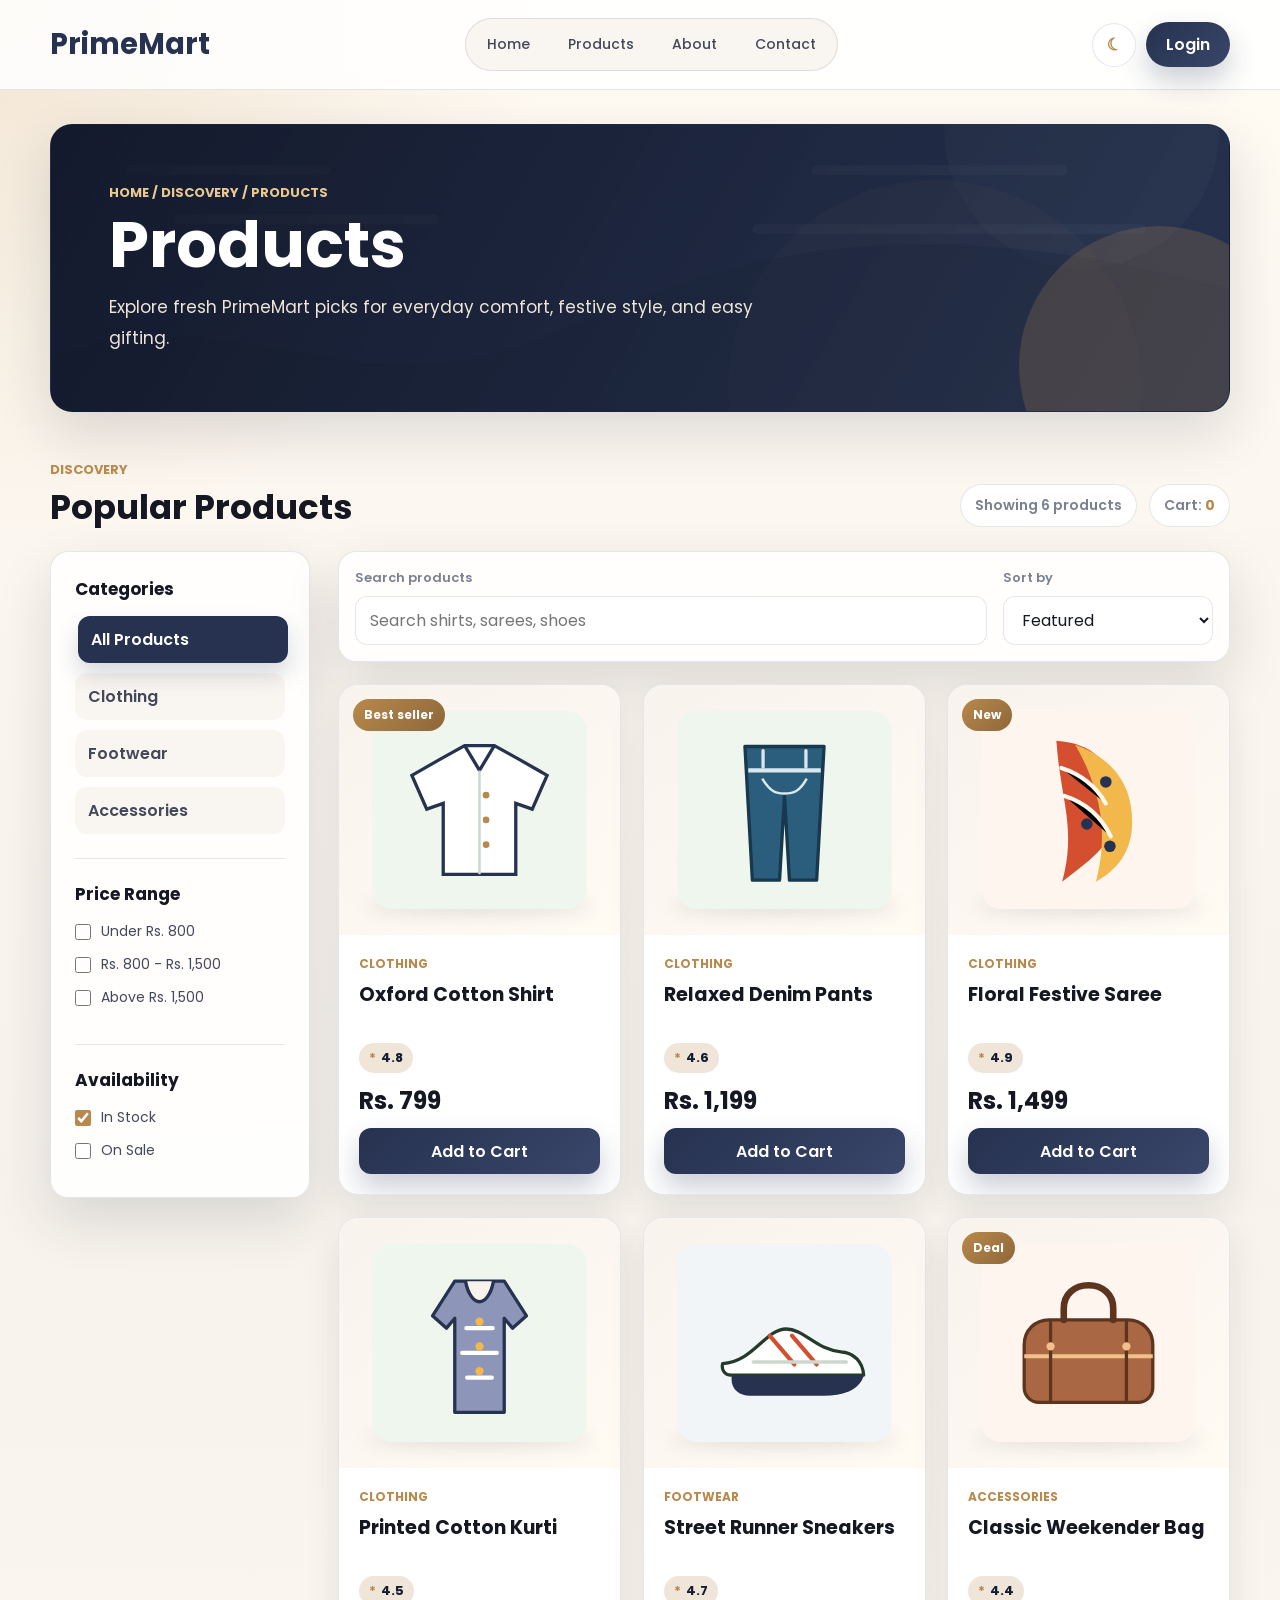
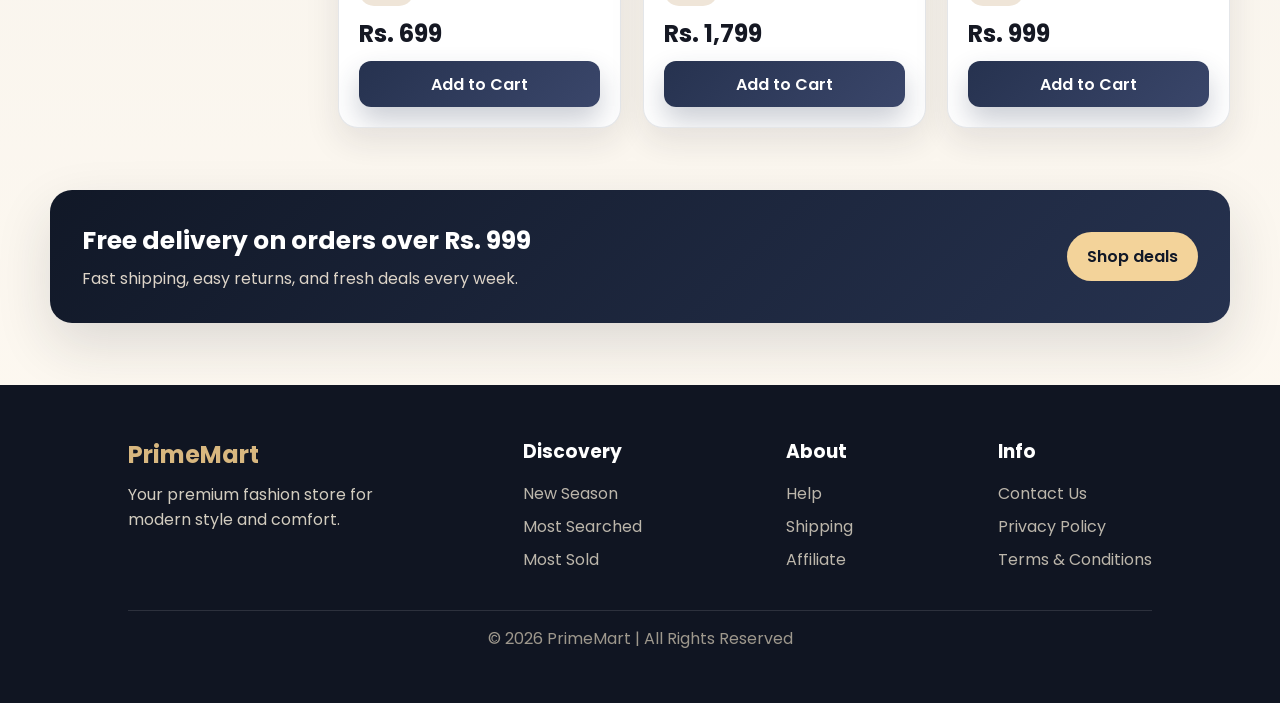
<file: pLp/html/index.html>
<!DOCTYPE html>
<html lang="en">
<head>
    <meta charset="UTF-8">
    <meta name="viewport" content="width=device-width, initial-scale=1.0">
    <title>PrimeMart Product Listing</title>
    <link rel="preconnect" href="https://fonts.googleapis.com">
    <link rel="preconnect" href="https://fonts.gstatic.com" crossorigin>
    <link href="https://fonts.googleapis.com/css2?family=Poppins:wght@300;400;500;600;700&display=swap" rel="stylesheet">
    <link rel="stylesheet" href="../style/product-listing.css">
</head>
<body>
    <script>
        document.body.dataset.theme = localStorage.getItem("primeMartTheme") || "light";
    </script>
    <!-- Navbar -->
    <header class="site-header">
        <nav class="navbar">
            <h2 class="logo">PrimeMart</h2>
            <ul class="nav-links">
                <li><a href="../../PrimeMart UI/home-html & js/home.html">Home</a></li>
                <li><a href="#products">Products</a></li>
                <li><a href="#offers">About</a></li>
                <li><a href="#contact">Contact</a></li>
            </ul>
            <div class="nav-actions">
                <button class="theme-toggle" type="button" aria-label="Switch color theme"></button>
                <button class="login-btn" type="button">Login</button>
            </div>
        </nav>
    </header>

    <main>
        <section class="page-intro">
            <p class="breadcrumb">Home / Discovery / Products</p>
            <h1>Products</h1>
            <p>Explore fresh PrimeMart picks for everyday comfort, festive style, and easy gifting.</p>
        </section>

        <section class="product-listing" id="products">
            <div class="section-heading">
                <div>
                    <p class="eyebrow">Discovery</p>
                    <h2>Popular Products</h2>
                </div>
                <div class="listing-meta">
                    <p id="productCount">Showing 6 products</p>
                    <p>Cart: <span id="cartCount">0</span></p>
                </div>
            </div>

            <div class="catalog-layout">
                <aside class="filter-panel" aria-label="Product filters">
                    <div class="filter-block">
                        <h3>Categories</h3>
                        <div class="filter-group" role="group" aria-label="Filter by category">
                            <button class="filter-btn active" type="button" data-category="all">All Products</button>
                            <button class="filter-btn" type="button" data-category="clothing">Clothing</button>
                            <button class="filter-btn" type="button" data-category="footwear">Footwear</button>
                            <button class="filter-btn" type="button" data-category="accessories">Accessories</button>
                        </div>
                    </div>

                    <div class="filter-block">
                        <h3>Price Range</h3>
                        <label class="check-row"><input type="checkbox"> Under Rs. 800</label>
                        <label class="check-row"><input type="checkbox"> Rs. 800 - Rs. 1,500</label>
                        <label class="check-row"><input type="checkbox"> Above Rs. 1,500</label>
                    </div>

                    <div class="filter-block">
                        <h3>Availability</h3>
                        <label class="check-row"><input type="checkbox" checked> In Stock</label>
                        <label class="check-row"><input type="checkbox"> On Sale</label>
                    </div>
                </aside>

                <div class="listing-area">
                    <div class="toolbar" aria-label="Product tools">
                        <div class="search-box">
                            <label for="productSearch">Search products</label>
                            <input id="productSearch" type="search" placeholder="Search shirts, sarees, shoes">
                        </div>

                        <div class="sort-box">
                            <label for="sortProducts">Sort by</label>
                            <select id="sortProducts">
                                <option value="featured">Featured</option>
                                <option value="low-high">Price: Low to High</option>
                                <option value="high-low">Price: High to Low</option>
                                <option value="rating">Top Rated</option>
                            </select>
                        </div>
                    </div>

                    <div class="product-grid" id="productGrid">
                        <article class="product-card" data-product-id="oxford-shirt" data-category="clothing" data-name="Oxford Cotton Shirt" data-price="799" data-rating="4.8">
                            <div class="product-media">
                                <img src="../../assets/oxford-shirt.svg" alt="Oxford cotton shirt">
                                <span class="badge">Best seller</span>
                            </div>
                            <div class="product-content">
                                <p class="category">Clothing</p>
                                <h3>Oxford Cotton Shirt</h3>
                                <div class="rating" aria-label="Rated 4.8 out of 5">4.8</div>
                                <p class="price">Rs. 799</p>
                                <button class="add-cart" type="button">Add to Cart</button>
                            </div>
                        </article>

                        <article class="product-card" data-product-id="denim-pants" data-category="clothing" data-name="Relaxed Denim Pants" data-price="1199" data-rating="4.6">
                            <div class="product-media">
                                <img src="../../assets/denim-pants.svg" alt="Relaxed denim pants">
                            </div>
                            <div class="product-content">
                                <p class="category">Clothing</p>
                                <h3>Relaxed Denim Pants</h3>
                                <div class="rating" aria-label="Rated 4.6 out of 5">4.6</div>
                                <p class="price">Rs. 1,199</p>
                                <button class="add-cart" type="button">Add to Cart</button>
                            </div>
                        </article>

                        <article class="product-card" data-product-id="floral-saree" data-category="clothing" data-name="Floral Festive Saree" data-price="1499" data-rating="4.9">
                            <div class="product-media">
                                <img src="../../assets/floral-saree.svg" alt="Floral festive saree">
                                <span class="badge">New</span>
                            </div>
                            <div class="product-content">
                                <p class="category">Clothing</p>
                                <h3>Floral Festive Saree</h3>
                                <div class="rating" aria-label="Rated 4.9 out of 5">4.9</div>
                                <p class="price">Rs. 1,499</p>
                                <button class="add-cart" type="button">Add to Cart</button>
                            </div>
                        </article>

                        <article class="product-card" data-product-id="cotton-kurti" data-category="clothing" data-name="Printed Cotton Kurti" data-price="699" data-rating="4.5">
                            <div class="product-media">
                                <img src="../../assets/cotton-kurti.svg" alt="Printed cotton kurti">
                            </div>
                            <div class="product-content">
                                <p class="category">Clothing</p>
                                <h3>Printed Cotton Kurti</h3>
                                <div class="rating" aria-label="Rated 4.5 out of 5">4.5</div>
                                <p class="price">Rs. 699</p>
                                <button class="add-cart" type="button">Add to Cart</button>
                            </div>
                        </article>

                        <article class="product-card" data-product-id="runner-sneakers" data-category="footwear" data-name="Street Runner Sneakers" data-price="1799" data-rating="4.7">
                            <div class="product-media">
                                <img src="../../assets/runner-sneakers.svg" alt="Street runner sneakers">
                            </div>
                            <div class="product-content">
                                <p class="category">Footwear</p>
                                <h3>Street Runner Sneakers</h3>
                                <div class="rating" aria-label="Rated 4.7 out of 5">4.7</div>
                                <p class="price">Rs. 1,799</p>
                                <button class="add-cart" type="button">Add to Cart</button>
                            </div>
                        </article>

                        <article class="product-card" data-product-id="weekender-bag" data-category="accessories" data-name="Classic Weekender Bag" data-price="999" data-rating="4.4">
                            <div class="product-media">
                                <img src="../../assets/weekender-bag.svg" alt="Classic weekender bag">
                                <span class="badge">Deal</span>
                            </div>
                            <div class="product-content">
                                <p class="category">Accessories</p>
                                <h3>Classic Weekender Bag</h3>
                                <div class="rating" aria-label="Rated 4.4 out of 5">4.4</div>
                                <p class="price">Rs. 999</p>
                                <button class="add-cart" type="button">Add to Cart</button>
                            </div>
                        </article>
                    </div>

                    <p class="empty-state" id="emptyState">No products match your search.</p>
                </div>
            </div>
        </section>

        <section class="offer-strip" id="offers">
            <div>
                <h2>Free delivery on orders over Rs. 999</h2>
                <p>Fast shipping, easy returns, and fresh deals every week.</p>
            </div>
            <a href="#products">Shop deals</a>
        </section>
    </main>

    <!-- Footer -->
    <footer class="footer" id="contact">
        <div class="footer-container">

            <!-- Logo & Description -->
            <div class="footer-col">
                <h2 class="footer-logo">PrimeMart</h2>
                <p>Your premium fashion store for modern style and comfort.</p>
            </div>

            <!-- Discovery -->
            <div class="footer-col">
                <h3>Discovery</h3>
                <ul>
                    <li><a href="#products">New Season</a></li>
                    <li><a href="#products">Most Searched</a></li>
                    <li><a href="#products">Most Sold</a></li>
                </ul>
            </div>

            <!-- About -->
            <div class="footer-col">
                <h3>About</h3>
                <ul>
                    <li><a href="#">Help</a></li>
                    <li><a href="#">Shipping</a></li>
                    <li><a href="#">Affiliate</a></li>
                </ul>
            </div>

            <!-- Info -->
            <div class="footer-col">
                <h3>Info</h3>
                <ul>
                    <li><a href="#">Contact Us</a></li>
                    <li><a href="#">Privacy Policy</a></li>
                    <li><a href="#">Terms & Conditions</a></li>
                </ul>
            </div>
        </div>
        <div class="footer-bottom">
            <p>&copy; 2026 PrimeMart | All Rights Reserved</p>
        </div>
    </footer>

    <script src="../Functionality/product-listing.js"></script>
</body>
</html>
</file>
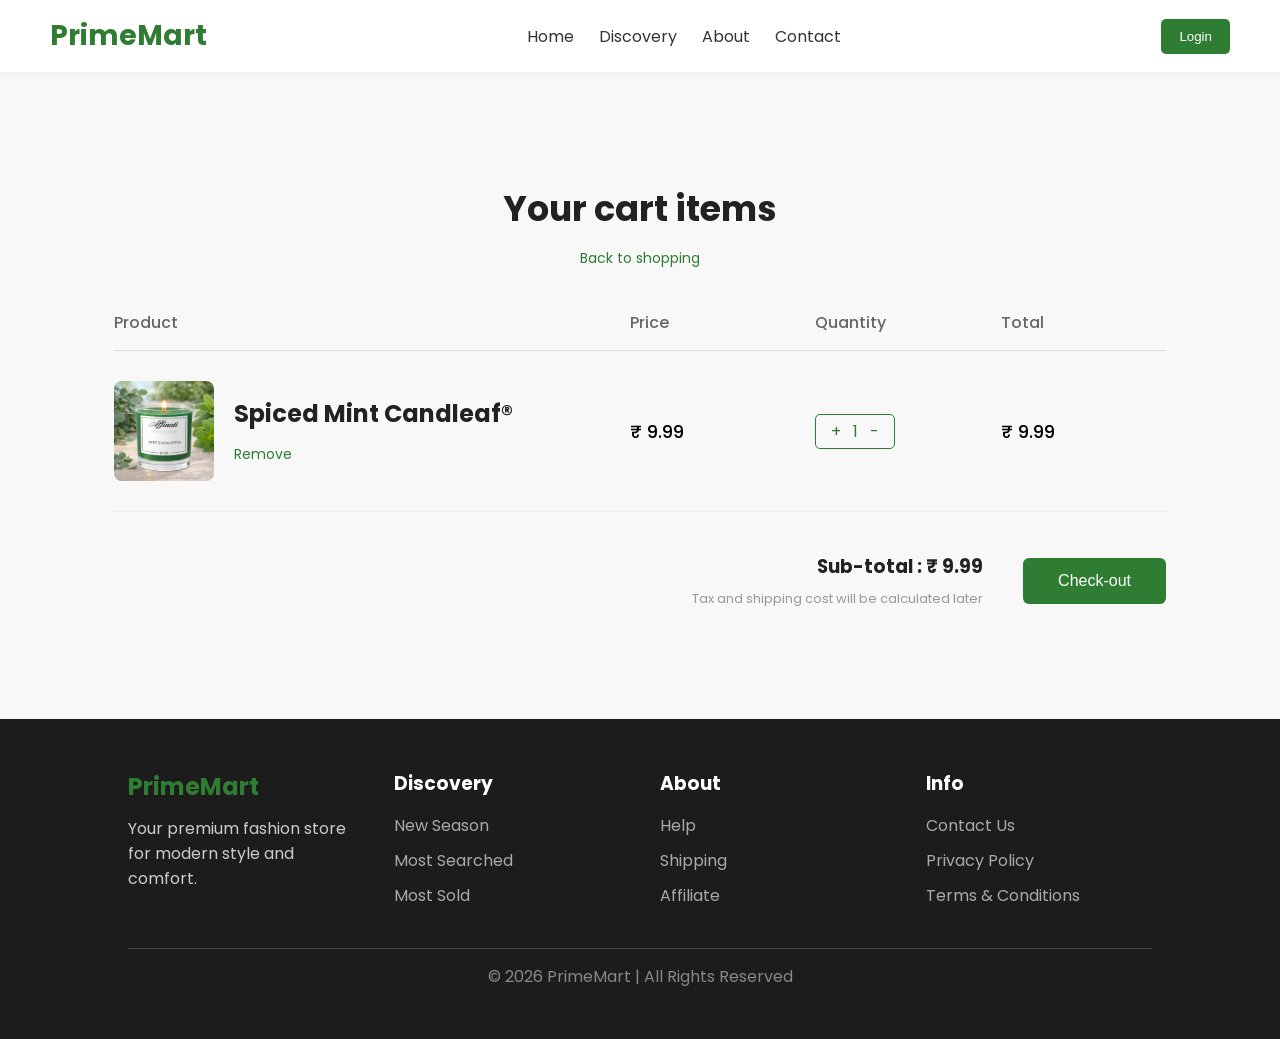
<file: product_cart/Product_cart.html>
<!DOCTYPE html>
<html lang="en">
<head>
    <meta charset="UTF-8">
    <meta name="viewport" content="width=device-width, initial-scale=1.0">
    <title>PrimeMart Cart</title>

    <!-- Google Font -->
    <link href="https://fonts.googleapis.com/css2?family=Poppins:wght@300;400;500;600;700&display=swap" rel="stylesheet">

    <!-- CSS File -->
    <link rel="stylesheet" href="Product_cart.css">
</head>
<body>

    <!-- ================= HEADER ================= -->

    <header>
        <nav class="navbar">

            <h2 class="logo">PrimeMart</h2>

            <ul class="nav-links">
                <li><a href="#">Home</a></li>
                <li><a href="#">Discovery</a></li>
                <li><a href="#">About</a></li>
                <li><a href="#">Contact</a></li>
            </ul>

            <button class="login-btn">Login</button>

        </nav>
    </header>

    <!-- ================= CART SECTION ================= -->

    <main class="cart-section">

        <h2 class="cart-title">Your cart items</h2>

        <div class="back-shopping">
            <a href="#">Back to shopping</a>
        </div>

        <!-- Cart Header -->

        <div class="cart-header">
            <p>Product</p>
            <p>Price</p>
            <p>Quantity</p>
            <p>Total</p>
        </div>

        <!-- Cart Item --> 

        <div class="cart-item">

            <div class="product-info">

                <img src="assets/candle.jpeg" alt="Spiced Mint Candleaf scented candle product">

                <div>
                    <h2>Spiced Mint Candleaf®</h2>
                    <a href="#">Remove</a>
                </div>

            </div>

            <p class="price">₹ 9.99</p>

            <div class="quantity-box">
                <span>+</span>
                <span>1</span>
                <span>-</span>
            </div>

            <p class="total">₹ 9.99</p>

        </div>

        <!-- Bottom -->

        <div class="cart-bottom">

            <div class="subtotal">
                <h3>Sub-total : ₹ 9.99</h3>
                <p>Tax and shipping cost will be calculated later</p>
            </div>

            <button class="checkout-btn">
                Check-out
            </button>

        </div>

    </main>

    <!-- ================= FOOTER ================= -->

    <footer class="footer">

        <div class="footer-container">

            <!-- Logo -->

            <div class="footer-col">

                <h2 class="footer-logo">PrimeMart</h2>

                <p>
                    Your premium fashion store for modern style and comfort.
                </p>

            </div>

            <!-- Discovery -->

            <div class="footer-col">

                <h3>Discovery</h3>

                <ul>
                    <li><a href="#">New Season</a></li>
                    <li><a href="#">Most Searched</a></li>
                    <li><a href="#">Most Sold</a></li>
                </ul>

            </div>

            <!-- About -->

            <div class="footer-col">

                <h3>About</h3>

                <ul>
                    <li><a href="#">Help</a></li>
                    <li><a href="#">Shipping</a></li>
                    <li><a href="#">Affiliate</a></li>
                </ul>

            </div>

            <!-- Info -->

            <div class="footer-col">

                <h3>Info</h3>

                <ul>
                    <li><a href="#">Contact Us</a></li>
                    <li><a href="#">Privacy Policy</a></li>
                    <li><a href="#">Terms & Conditions</a></li>
                </ul>

            </div>

        </div>

        <div class="footer-bottom">
            <p>© 2026 PrimeMart | All Rights Reserved</p>
        </div>

    </footer>

</body>
</html>
</file>
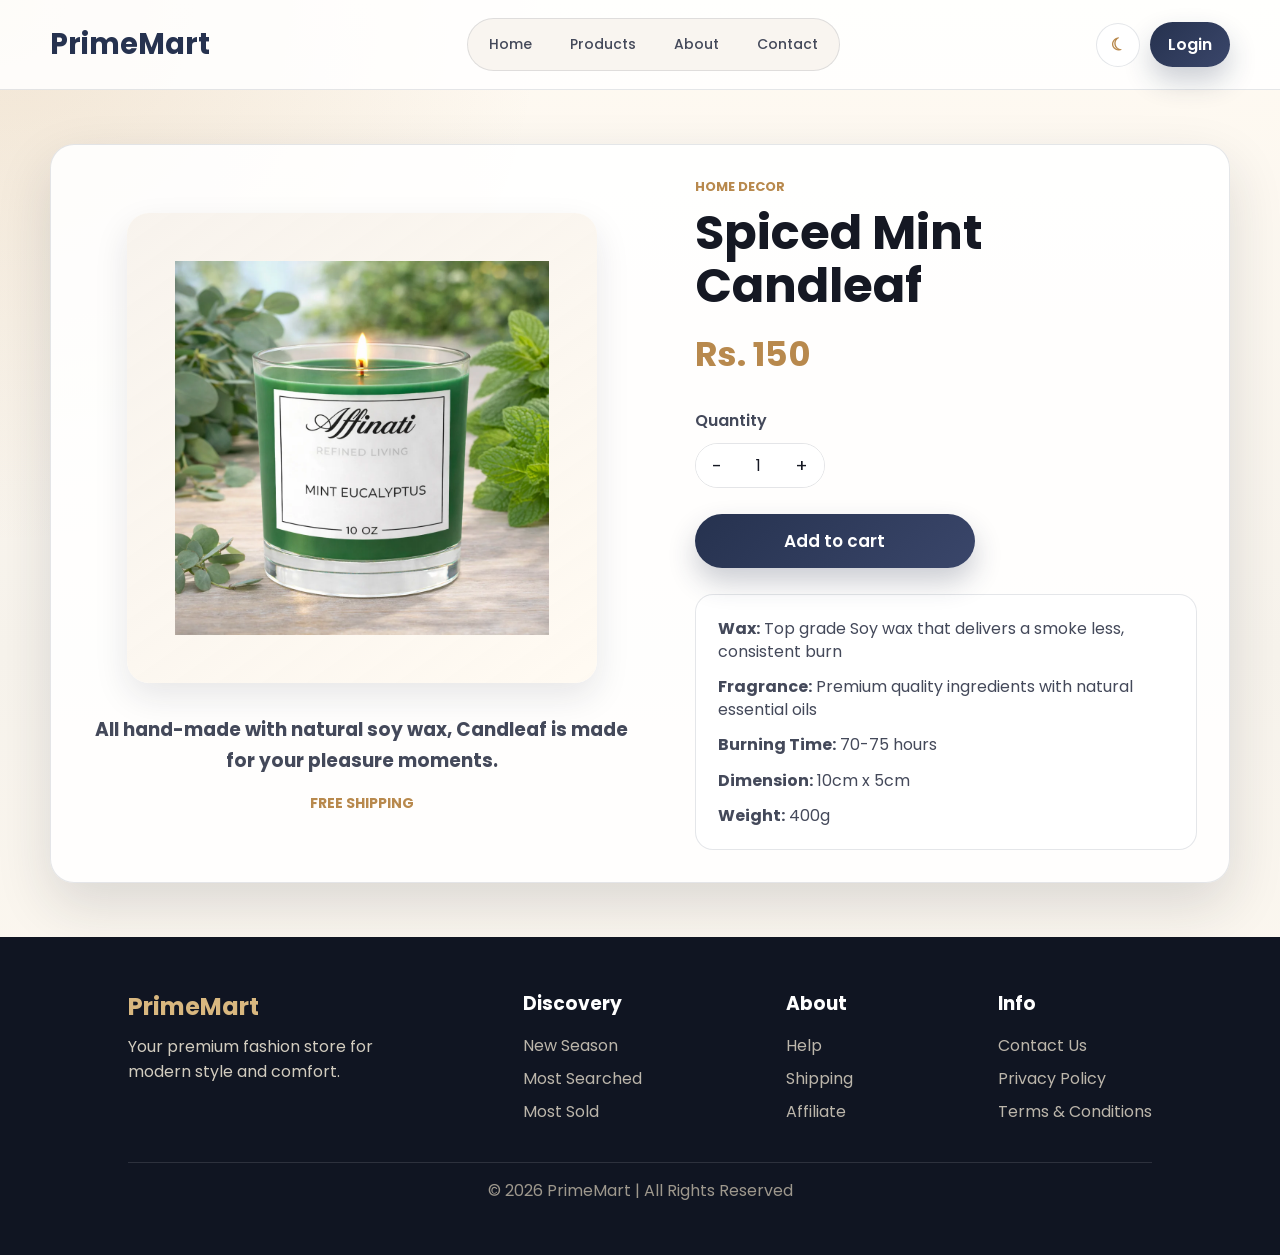
<file: pdp/html/pdp.html>
<!DOCTYPE html>
<html lang="en">
<head>
  <meta charset="UTF-8">
  <meta name="viewport" content="width=device-width, initial-scale=1.0">
  <title>Document</title>
  <link href="https://fonts.googleapis.com/css2?family=Poppins:wght@300;400;500;600;700&display=swap" rel="stylesheet">
  <link rel="stylesheet" href="../style/style.css">
</head>
<body>
<script>
    document.body.dataset.theme = localStorage.getItem("primeMartTheme") || "light";
</script>
  <!-- Header -->
  <header class="site-header">
    <nav class="navbar">
        <h2 class="logo">PrimeMart</h2>
        <ul class="nav-links">
            <li><a href="../../PrimeMart UI/home-html & js/home.html">Home</a></li>
            <li><a href="../../pLp/html/index.html">Products</a></li>
            <li><a href="#">About</a></li>
            <li><a href="#">Contact</a></li>
        </ul>
        <div class="nav-actions">
            <button class="theme-toggle" type="button" aria-label="Switch color theme"></button>
            <button class="login-btn">Login</button>
        </div>
    </nav>
</header>


 <!-- Main Content Area -->
<main class="main-content">

    <section class="product-section">

        <!-- Left Side -->
        <div class="product-image-box">

           <img src="../../assets/mintCandle.png" alt="Candle" class="product-image" id="productImage">
            <h3 id="productSummary">
                All hand-made with natural soy wax, Candleaf is made
                for your pleasure moments.
            </h3>

            <p class="shipping" id="shippingNote">FREE SHIPPING</p>

        </div>

        <!-- Right Side -->
        <div class="product-details">

            <p class="product-category" id="productCategory">Home Decor</p>

            <h1 id="productTitle">Spiced Mint Candleaf</h1>

            <h2 class="price" id="productPrice">Rs. 150</h2>

            <div class="quantity-box">
                <label>Quantity</label>

                <div class="quantity-control">
                    <button type="button" id="decreaseQuantity">-</button>
                    <span id="quantityValue">1</span>
                    <button type="button" id="increaseQuantity">+</button>
                </div>
            </div>

            <button class="cart-btn" type="button">Add to cart</button>

            <div class="product-info" id="productInfo">
                <p><strong>Wax:</strong> Top grade Soy wax that delivers a smoke less, consistent burn</p>

                <p><strong>Fragrance:</strong> Premium quality ingredients with natural essential oils</p>

                <p><strong>Burning Time:</strong> 70-75 hours</p>

                <p><strong>Dimension:</strong> 10cm x 5cm</p>

                <p><strong>Weight:</strong> 400g</p>
            </div>

        </div>

    </section>

</main>


<!-- Footer -->
<footer class="footer">
    <div class="footer-container">

        <!-- Logo & Description -->
        <div class="footer-col">
            <h2 class="footer-logo">PrimeMart</h2>
            <p>Your premium fashion store for modern style and comfort.</p>
        </div>

        <!-- Discovery -->
        <div class="footer-col">
            <h3>Discovery</h3>
            <ul>
                <li><a href="#">New Season</a></li>
                <li><a href="#">Most Searched</a></li>
                <li><a href="#">Most Sold</a></li>
            </ul>
        </div>

        <!-- About -->
        <div class="footer-col">
            <h3>About</h3>
            <ul>
                <li><a href="#">Help</a></li>
                <li><a href="#">Shipping</a></li>
                <li><a href="#">Affiliate</a></li>
            </ul>
        </div>

        <!-- Info -->
        <div class="footer-col">
            <h3>Info</h3>
            <ul>
                <li><a href="#">Contact Us</a></li>
                <li><a href="#">Privacy Policy</a></li>
                <li><a href="#">Terms & Conditions</a></li>
            </ul>
        </div>

    </div>

    <div class="footer-bottom">
        <p>© 2026 PrimeMart | All Rights Reserved</p>
    </div>
</footer>
<script>
    const products = {
        "oxford-shirt": {
            title: "Oxford Cotton Shirt",
            category: "Clothing",
            price: "Rs. 799",
            image: "../../assets/oxford-shirt.svg",
            alt: "Oxford cotton shirt",
            summary: "A crisp cotton shirt made for easy office days, weekend plans, and polished everyday style.",
            shipping: "FREE SHIPPING ABOVE RS. 999",
            details: [
                ["Fabric", "Soft breathable cotton with a structured Oxford weave"],
                ["Fit", "Regular fit with full sleeves and a button-down collar"],
                ["Care", "Machine wash cold with similar colors"],
                ["Occasion", "Workwear, casual outings, and smart layering"],
                ["Rating", "4.8 out of 5"]
            ]
        },
        "denim-pants": {
            title: "Relaxed Denim Pants",
            category: "Clothing",
            price: "Rs. 1,199",
            image: "../../assets/denim-pants.svg",
            alt: "Relaxed denim pants",
            summary: "Relaxed denim pants with a comfortable everyday fit and sturdy stitching.",
            shipping: "FREE SHIPPING",
            details: [
                ["Fabric", "Durable cotton denim with a comfortable hand feel"],
                ["Fit", "Relaxed straight fit for all-day movement"],
                ["Care", "Wash inside out and dry in shade"],
                ["Occasion", "Daily wear, travel, and casual styling"],
                ["Rating", "4.6 out of 5"]
            ]
        },
        "floral-saree": {
            title: "Floral Festive Saree",
            category: "Clothing",
            price: "Rs. 1,499",
            image: "../../assets/floral-saree.svg",
            alt: "Floral festive saree",
            summary: "A graceful floral saree designed for festive gatherings, celebrations, and special evenings.",
            shipping: "FREE SHIPPING",
            details: [
                ["Fabric", "Lightweight drape with a soft floral finish"],
                ["Length", "Standard saree length with matching blouse fabric"],
                ["Care", "Gentle hand wash or dry clean recommended"],
                ["Occasion", "Festivals, family functions, and celebrations"],
                ["Rating", "4.9 out of 5"]
            ]
        },
        "cotton-kurti": {
            title: "Printed Cotton Kurti",
            category: "Clothing",
            price: "Rs. 699",
            image: "../../assets/cotton-kurti.svg",
            alt: "Printed cotton kurti",
            summary: "A breathable printed cotton kurti for warm days, daily comfort, and effortless styling.",
            shipping: "FREE SHIPPING ABOVE RS. 999",
            details: [
                ["Fabric", "Pure cotton with a lightweight printed finish"],
                ["Fit", "Comfort fit with side slits"],
                ["Care", "Machine wash gentle cycle"],
                ["Occasion", "Daily wear, college, work, and casual meetups"],
                ["Rating", "4.5 out of 5"]
            ]
        },
        "runner-sneakers": {
            title: "Street Runner Sneakers",
            category: "Footwear",
            price: "Rs. 1,799",
            image: "../../assets/runner-sneakers.svg",
            alt: "Street runner sneakers",
            summary: "Lightweight street sneakers built for daily walks, active commutes, and casual outfits.",
            shipping: "FREE SHIPPING",
            details: [
                ["Upper", "Breathable textile upper with supportive overlays"],
                ["Sole", "Cushioned midsole with durable grip"],
                ["Fit", "Lace-up closure for adjustable support"],
                ["Occasion", "Walking, travel, and everyday streetwear"],
                ["Rating", "4.7 out of 5"]
            ]
        },
        "weekender-bag": {
            title: "Classic Weekender Bag",
            category: "Accessories",
            price: "Rs. 999",
            image: "../../assets/weekender-bag.svg",
            alt: "Classic weekender bag",
            summary: "A roomy weekender bag with classic styling for short trips, gym days, and daily carry.",
            shipping: "FREE SHIPPING ABOVE RS. 999",
            details: [
                ["Material", "Textured fabric body with reinforced handles"],
                ["Storage", "Spacious main compartment with easy-access pockets"],
                ["Carry", "Dual handles and adjustable shoulder strap"],
                ["Occasion", "Travel, gym, office, and overnight stays"],
                ["Rating", "4.4 out of 5"]
            ]
        },
        "spiced-mint-candleaf": {
            title: "Spiced Mint Candleaf",
            category: "Home Decor",
            price: "Rs. 150",
            image: "../../assets/mintCandle.png",
            alt: "Spiced mint Candleaf scented candle",
            summary: "All hand-made with natural soy wax, Candleaf is made for your pleasure moments.",
            shipping: "FREE SHIPPING",
            details: [
                ["Wax", "Top grade Soy wax that delivers a smoke less, consistent burn"],
                ["Fragrance", "Premium quality ingredients with natural essential oils"],
                ["Burning Time", "70-75 hours"],
                ["Dimension", "10cm x 5cm"],
                ["Weight", "400g"]
            ]
        }
    };

    const productId = new URLSearchParams(window.location.search).get("product") || "spiced-mint-candleaf";
    const product = products[productId] || products["spiced-mint-candleaf"];
    const quantityValue = document.querySelector("#quantityValue");
    const decreaseQuantity = document.querySelector("#decreaseQuantity");
    const increaseQuantity = document.querySelector("#increaseQuantity");
    const cartButton = document.querySelector(".cart-btn");
    let quantity = 1;

    document.title = `${product.title} | PrimeMart`;
    document.querySelector("#productImage").src = product.image;
    document.querySelector("#productImage").alt = product.alt;
    document.querySelector("#productSummary").textContent = product.summary;
    document.querySelector("#shippingNote").textContent = product.shipping;
    document.querySelector("#productCategory").textContent = product.category;
    document.querySelector("#productTitle").textContent = product.title;
    document.querySelector("#productPrice").textContent = product.price;
    document.querySelector("#productInfo").innerHTML = product.details
        .map(([label, value]) => `<p><strong>${label}:</strong> ${value}</p>`)
        .join("");

    function updateQuantity(nextQuantity) {
        quantity = Math.max(1, nextQuantity);
        quantityValue.textContent = quantity;
    }

    decreaseQuantity.addEventListener("click", () => updateQuantity(quantity - 1));
    increaseQuantity.addEventListener("click", () => updateQuantity(quantity + 1));

    cartButton.addEventListener("click", () => {
        cartButton.textContent = `Added ${quantity} to cart`;

        window.setTimeout(() => {
            cartButton.textContent = "Add to cart";
        }, 1400);
    });

    const themeToggle = document.querySelector(".theme-toggle");

    function setTheme(theme) {
        document.body.dataset.theme = theme;
        localStorage.setItem("primeMartTheme", theme);

        if (themeToggle) {
            themeToggle.textContent = "";
            themeToggle.setAttribute("aria-label", `Switch to ${theme === "dark" ? "light" : "dark"} mode`);
        }
    }

    setTheme(localStorage.getItem("primeMartTheme") || document.body.dataset.theme || "light");

    if (themeToggle) {
        themeToggle.addEventListener("click", () => {
            setTheme(document.body.dataset.theme === "dark" ? "light" : "dark");
        });
    }
</script>
</body>
</html>
</file>
<file: pLp/style/product-listing.css>
* {
    box-sizing: border-box;
    margin: 0;
    padding: 0;
}

:root {
    --primary: #26324f;
    --primary-dark: #151d33;
    --accent: #b8894d;
    --accent-dark: #8e6738;
    --bg: #f7f3ec;
    --bg-soft: #fffaf2;
    --surface: rgba(255, 255, 255, 0.88);
    --surface-solid: #ffffff;
    --ink: #151823;
    --text: #44495a;
    --muted: #7b8190;
    --line: rgba(38, 50, 79, 0.12);
    --shadow: 0 22px 55px rgba(28, 34, 52, 0.14);
    --motion-duration: 420ms;
    --motion-ease: cubic-bezier(0.16, 1, 0.3, 1);
    --motion-ease-soft: cubic-bezier(0.33, 1, 0.68, 1);
}

body[data-theme="dark"] {
    --primary: #d8c09a;
    --primary-dark: #f0dcc0;
    --accent: #c89352;
    --accent-dark: #e4bd80;
    --bg: #0e111a;
    --bg-soft: #141927;
    --surface: rgba(24, 29, 43, 0.86);
    --surface-solid: #171c2a;
    --ink: #f8efe2;
    --text: #d7d0c6;
    --muted: #a7aab4;
    --line: rgba(232, 215, 188, 0.15);
    --shadow: 0 24px 60px rgba(0, 0, 0, 0.32);
}

body[data-theme="dark"] .login-btn,
body[data-theme="dark"] .add-cart {
    color: #fff8eb;
    background: linear-gradient(135deg, #9f6a32, #6f4621);
    box-shadow: 0 16px 34px rgba(200, 147, 82, 0.18);
}

body[data-theme="dark"] .login-btn:hover,
body[data-theme="dark"] .add-cart:hover,
body[data-theme="dark"] .offer-strip a:hover {
    color: #101522;
    background: linear-gradient(135deg, #f6d18f, #d59b58);
    box-shadow: 0 20px 42px rgba(228, 189, 128, 0.26);
}

body[data-theme="dark"] .theme-toggle {
    color: #ffe6b8;
    background: #20283d;
    border-color: rgba(240, 220, 192, 0.2);
    box-shadow: 0 14px 30px rgba(0, 0, 0, 0.28);
}

body[data-theme="dark"] .theme-toggle:hover,
body[data-theme="dark"] .filter-btn.active,
body[data-theme="dark"] .filter-btn:hover,
body[data-theme="dark"] .nav-links a:hover {
    color: #101522;
    background: #f0c77f;
    box-shadow: 0 14px 32px rgba(228, 189, 128, 0.22);
}

body[data-theme="dark"] .offer-strip a {
    color: #101522;
    background: #f0c77f;
}

body[data-theme="dark"] .site-header {
    background: rgba(13, 17, 28, 0.92);
    border-bottom-color: rgba(240, 220, 192, 0.18);
    box-shadow: 0 18px 42px rgba(0, 0, 0, 0.28);
}

body[data-theme="dark"] .nav-links {
    background: rgba(31, 38, 56, 0.88);
    border-color: rgba(240, 220, 192, 0.16);
}

body[data-theme="dark"] .nav-links a {
    color: #efe2cd;
}

body[data-theme="dark"] .logo,
body[data-theme="dark"] .theme-toggle::before {
    color: #ffd991;
}

html {
    scroll-behavior: smooth;
    scroll-padding-top: 96px;
}

body {
    min-height: 100vh;
    font-family: 'Poppins', sans-serif;
    color: var(--ink);
    background:
        radial-gradient(circle at top left, rgba(184, 137, 77, 0.18), transparent 34rem),
        linear-gradient(180deg, var(--bg-soft) 0%, var(--bg) 52%, var(--bg-soft) 100%);
    transition: background var(--motion-duration) var(--motion-ease), color var(--motion-duration) var(--motion-ease);
    animation: pageFadeIn 620ms var(--motion-ease-soft) both;
}

a {
    color: inherit;
    text-decoration: none;
}

button,
input,
select {
    font: inherit;
}

.site-header {
    position: sticky;
    top: 0;
    z-index: 20;
    background: color-mix(in srgb, var(--surface-solid) 86%, transparent);
    border-bottom: 1px solid var(--line);
    backdrop-filter: blur(16px);
    transition: background var(--motion-duration) var(--motion-ease), border-color var(--motion-duration) var(--motion-ease), box-shadow var(--motion-duration) var(--motion-ease);
    animation: navDrop 760ms var(--motion-ease) both;
}

.navbar {
    display: flex;
    justify-content: space-between;
    align-items: center;
    gap: 26px;
    width: min(1180px, calc(100% - 32px));
    margin: 0 auto;
    padding: 18px 0;
}

.logo {
    color: var(--primary);
    font-size: 29px;
    font-weight: 700;
    animation: fadeSlideIn 700ms var(--motion-ease) 120ms both;
}

.nav-links {
    display: flex;
    gap: 8px;
    padding: 6px;
    background: color-mix(in srgb, var(--surface-solid) 76%, var(--accent) 8%);
    border: 1px solid var(--line);
    border-radius: 999px;
    list-style: none;
    animation: fadeSlideIn 760ms var(--motion-ease) 180ms both;
}

.nav-links a {
    position: relative;
    overflow: hidden;
    display: block;
    padding: 9px 15px;
    color: var(--text);
    border-radius: 999px;
    font-size: 14px;
    font-weight: 500;
    transition: color var(--motion-duration) var(--motion-ease), background var(--motion-duration) var(--motion-ease), transform var(--motion-duration) var(--motion-ease);
}

.nav-links a::after {
    content: "";
    position: absolute;
    left: 16px;
    right: 16px;
    bottom: 6px;
    height: 2px;
    background: currentColor;
    border-radius: 999px;
    opacity: 0;
    transform: scaleX(0.35);
    transform-origin: center;
    transition: opacity var(--motion-duration) var(--motion-ease), transform var(--motion-duration) var(--motion-ease);
}

.nav-links a:hover {
    color: white;
    background: var(--primary);
    transform: translateY(-1px);
}

.nav-links a:hover::after,
.nav-links a:focus-visible::after {
    opacity: 0.7;
    transform: scaleX(1);
}

.nav-actions {
    display: flex;
    align-items: center;
    gap: 10px;
    animation: fadeSlideIn 760ms var(--motion-ease) 240ms both;
}

.login-btn,
.theme-toggle,
.add-cart,
.filter-btn,
.offer-strip a {
    border: 0;
    cursor: pointer;
    font-weight: 600;
    transition: background var(--motion-duration) var(--motion-ease), color var(--motion-duration) var(--motion-ease), box-shadow var(--motion-duration) var(--motion-ease), transform var(--motion-duration) var(--motion-ease);
}

.login-btn,
.add-cart {
    color: white;
    background: linear-gradient(135deg, var(--primary), #3a466a);
    box-shadow: 0 14px 28px rgba(38, 50, 79, 0.24);
}

.login-btn {
    padding: 10px 20px;
    border-radius: 999px;
}

.theme-toggle {
    position: relative;
    isolation: isolate;
    display: inline-flex;
    align-items: center;
    justify-content: center;
    overflow: hidden;
    width: 44px;
    height: 44px;
    padding: 0;
    color: var(--primary);
    background: var(--surface-solid);
    border: 1px solid var(--line);
    border-radius: 999px;
    min-width: 44px;
}

.theme-toggle::before {
    content: "☾";
    display: inline-grid;
    place-items: center;
    width: 20px;
    height: 20px;
    color: var(--accent);
    font-size: 17px;
    line-height: 1;
    transform: rotate(-12deg) scale(1);
    transition: transform 520ms var(--motion-ease), color var(--motion-duration) var(--motion-ease);
}

.theme-toggle::after {
    content: "";
    position: absolute;
    inset: 2px;
    z-index: -1;
    background: linear-gradient(135deg, color-mix(in srgb, var(--accent) 18%, transparent), transparent 60%);
    border-radius: inherit;
    opacity: 0;
    transform: scale(0.72);
    transition: opacity var(--motion-duration) var(--motion-ease), transform 520ms var(--motion-ease);
}

body[data-theme="dark"] .theme-toggle::before {
    content: "☀";
    transform: rotate(0deg) scale(1);
}

.login-btn:hover,
.add-cart:hover {
    background: linear-gradient(135deg, var(--accent), var(--accent-dark));
    transform: translateY(-2px);
}

.theme-toggle:hover {
    color: white;
    background: var(--accent);
    transform: translateY(-2px);
}

.theme-toggle:hover::before {
    color: white;
    transform: rotate(18deg) scale(1.08);
}

.theme-toggle:hover::after {
    opacity: 1;
    transform: scale(1);
}

.theme-toggle:active {
    transform: translateY(0) scale(0.97);
}

.page-intro {
    position: relative;
    overflow: hidden;
    width: min(1180px, calc(100% - 32px));
    margin: 34px auto 0;
    padding: 58px;
    color: white;
    background:
        linear-gradient(120deg, rgba(18, 24, 42, 0.94), rgba(38, 50, 79, 0.78)),
        url("../../assets/listing-pattern.svg") center/cover;
    border: 1px solid var(--line);
    border-radius: 22px;
    box-shadow: var(--shadow);
    animation: fadeUp 680ms var(--motion-ease) both;
}

.page-intro::after {
    content: "";
    position: absolute;
    right: -70px;
    bottom: -95px;
    width: 280px;
    height: 280px;
    background: rgba(184, 137, 77, 0.22);
    border-radius: 50%;
    animation: slowFloat 6s ease-in-out infinite alternate;
}

.breadcrumb,
.eyebrow {
    margin-bottom: 8px;
    color: #e9c891;
    font-size: 13px;
    font-weight: 700;
    letter-spacing: 0;
    text-transform: uppercase;
}

.page-intro h1 {
    position: relative;
    z-index: 1;
    font-size: clamp(42px, 6vw, 64px);
    line-height: 1.05;
    margin-bottom: 14px;
}

.page-intro p:last-child {
    position: relative;
    z-index: 1;
    max-width: 650px;
    color: #eee5d8;
    font-size: 17px;
    line-height: 1.8;
}

.product-listing {
    width: min(1180px, calc(100% - 32px));
    margin: 48px auto 62px;
    animation: contentReveal 760ms var(--motion-ease) 180ms both;
}

.section-heading {
    display: flex;
    align-items: flex-end;
    justify-content: space-between;
    gap: 20px;
    margin-bottom: 24px;
}

.section-heading .eyebrow {
    color: var(--accent);
}

.section-heading h2 {
    color: var(--ink);
    font-size: 34px;
    line-height: 1.15;
}

.listing-meta {
    display: flex;
    gap: 12px;
    color: var(--muted);
}

.listing-meta p {
    padding: 10px 14px;
    background: var(--surface-solid);
    border: 1px solid var(--line);
    border-radius: 999px;
    font-size: 14px;
    font-weight: 600;
}

.listing-meta span {
    color: var(--accent);
    font-weight: 700;
}

.catalog-layout {
    display: grid;
    grid-template-columns: 260px minmax(0, 1fr);
    gap: 28px;
    align-items: start;
}

.filter-panel {
    position: sticky;
    top: 92px;
    display: grid;
    gap: 24px;
    padding: 24px;
    background: var(--surface);
    border: 1px solid var(--line);
    border-radius: 18px;
    box-shadow: var(--shadow);
    backdrop-filter: blur(12px);
}

.filter-block + .filter-block {
    padding-top: 22px;
    border-top: 1px solid var(--line);
}

.filter-block h3 {
    margin-bottom: 14px;
    color: var(--ink);
    font-size: 17px;
}

.filter-group {
    display: grid;
    gap: 10px;
}

.filter-btn {
    width: 100%;
    min-height: 44px;
    padding: 11px 13px;
    color: var(--text);
    background: color-mix(in srgb, var(--surface-solid) 80%, var(--accent) 8%);
    border-radius: 12px;
    text-align: left;
    transition: background var(--motion-duration) var(--motion-ease), color var(--motion-duration) var(--motion-ease), box-shadow var(--motion-duration) var(--motion-ease), transform var(--motion-duration) var(--motion-ease);
}

.filter-btn.active,
.filter-btn:hover {
    color: white;
    background: var(--primary);
    box-shadow: 0 12px 22px rgba(38, 50, 79, 0.18);
    transform: translateX(3px);
}

.check-row {
    display: flex;
    align-items: center;
    gap: 10px;
    margin-bottom: 12px;
    color: var(--text);
    font-size: 14px;
}

.check-row input {
    width: 16px;
    height: 16px;
    accent-color: var(--accent);
}

.toolbar {
    display: grid;
    grid-template-columns: minmax(220px, 1fr) 210px;
    align-items: end;
    gap: 16px;
    margin-bottom: 22px;
    padding: 16px;
    background: var(--surface);
    border: 1px solid var(--line);
    border-radius: 18px;
    box-shadow: var(--shadow);
    backdrop-filter: blur(12px);
}

.search-box,
.sort-box {
    display: grid;
    gap: 8px;
}

.search-box label,
.sort-box label {
    color: var(--muted);
    font-size: 13px;
    font-weight: 600;
}

.search-box input,
.sort-box select {
    width: 100%;
    min-height: 46px;
    padding: 11px 14px;
    color: var(--ink);
    background: var(--surface-solid);
    border: 1px solid var(--line);
    border-radius: 12px;
    outline: none;
    transition: border-color var(--motion-duration) var(--motion-ease), box-shadow var(--motion-duration) var(--motion-ease);
}

.search-box input:focus,
.sort-box select:focus {
    border-color: var(--accent);
    box-shadow: 0 0 0 4px color-mix(in srgb, var(--accent) 22%, transparent);
}

.product-grid {
    display: grid;
    grid-template-columns: repeat(3, minmax(0, 1fr));
    gap: 22px;
}

.product-card {
    overflow: hidden;
    background: var(--surface-solid);
    border: 1px solid var(--line);
    border-radius: 20px;
    box-shadow: 0 14px 34px rgba(28, 34, 52, 0.1);
    cursor: pointer;
    transition: transform var(--motion-duration) var(--motion-ease), box-shadow var(--motion-duration) var(--motion-ease), border-color var(--motion-duration) var(--motion-ease);
    will-change: transform;
}

.product-card:hover,
.product-card:focus-visible {
    transform: translateY(-7px);
    border-color: color-mix(in srgb, var(--accent) 45%, transparent);
    box-shadow: var(--shadow);
    outline: none;
}

.product-card.hidden {
    display: none;
}

.product-media {
    position: relative;
    display: grid;
    place-items: center;
    min-height: 245px;
    padding: 26px;
    background: linear-gradient(145deg, color-mix(in srgb, var(--surface-solid) 80%, var(--accent) 10%), var(--bg-soft));
}

.product-media::after {
    content: "";
    position: absolute;
    inset: auto 28px 20px;
    height: 18px;
    background: rgba(21, 24, 35, 0.1);
    border-radius: 50%;
    filter: blur(8px);
}

.product-media img {
    position: relative;
    z-index: 1;
    width: min(100%, 215px);
    height: 198px;
    object-fit: contain;
    transition: transform 520ms var(--motion-ease);
}

.product-card:hover .product-media img {
    transform: scale(1.04);
}

.badge {
    position: absolute;
    top: 14px;
    left: 14px;
    z-index: 2;
    padding: 7px 11px;
    color: white;
    background: linear-gradient(135deg, var(--accent), var(--accent-dark));
    border-radius: 999px;
    font-size: 12px;
    font-weight: 700;
}

.product-content {
    display: grid;
    gap: 10px;
    padding: 20px;
}

.category {
    color: var(--accent);
    font-size: 12px;
    font-weight: 700;
    text-transform: uppercase;
}

.product-content h3 {
    min-height: 50px;
    color: var(--ink);
    font-size: 19px;
    line-height: 1.3;
}

.rating {
    display: inline-flex;
    align-items: center;
    gap: 5px;
    width: fit-content;
    padding: 5px 10px;
    color: var(--primary-dark);
    background: color-mix(in srgb, var(--accent) 22%, var(--surface-solid));
    border-radius: 999px;
    font-size: 13px;
    font-weight: 700;
}

.rating::before {
    content: "*";
    color: var(--accent);
}

.price {
    color: var(--ink);
    font-size: 24px;
    font-weight: 700;
}

.add-cart {
    min-height: 46px;
    width: 100%;
    border-radius: 12px;
}

.add-cart.added {
    background: linear-gradient(135deg, #6b6573, #464153);
}

.empty-state {
    display: none;
    margin-top: 24px;
    padding: 28px;
    color: var(--muted);
    background: var(--surface-solid);
    border: 1px dashed var(--line);
    border-radius: 18px;
    text-align: center;
}

.empty-state.show {
    display: block;
}

.offer-strip {
    display: flex;
    align-items: center;
    justify-content: space-between;
    gap: 24px;
    width: min(1180px, calc(100% - 32px));
    margin: 0 auto 62px;
    padding: 32px;
    color: white;
    background: linear-gradient(135deg, #111827, #26324f);
    border-radius: 22px;
    box-shadow: var(--shadow);
    animation: contentReveal 760ms var(--motion-ease) 260ms both;
}

.offer-strip h2 {
    font-size: 25px;
}

.offer-strip p {
    margin-top: 6px;
    color: #ddd4c8;
}

.offer-strip a {
    flex: 0 0 auto;
    padding: 12px 20px;
    color: #111827;
    background: #f3d39a;
    border-radius: 999px;
}

.offer-strip a:hover {
    transform: translateY(-2px);
}

.footer {
    background: #101522;
    color: #d2ccbf;
    padding: 52px 10%;
    animation: contentReveal 760ms var(--motion-ease) 340ms both;
}

.footer-container {
    display: flex;
    justify-content: space-between;
    flex-wrap: wrap;
    gap: 40px;
}

.footer-col {
    max-width: 250px;
}

.footer-logo {
    color: #d8b77f;
    margin-bottom: 10px;
}

.footer-col h3 {
    color: white;
    margin-bottom: 15px;
}

.footer-col ul {
    list-style: none;
}

.footer-col li {
    margin-bottom: 8px;
}

.footer-col a {
    color: #bcb6ab;
    transition: color var(--motion-duration) var(--motion-ease);
}

.footer-col a:hover {
    color: #d8b77f;
}

.footer-bottom {
    margin-top: 30px;
    padding-top: 15px;
    color: #9e988d;
    border-top: 1px solid rgba(255, 255, 255, 0.12);
    text-align: center;
}

@media (max-width: 1020px) {
    .catalog-layout {
        grid-template-columns: 1fr;
    }

    .filter-panel {
        position: static;
        grid-template-columns: repeat(3, minmax(0, 1fr));
    }

    .product-grid {
        grid-template-columns: repeat(2, minmax(0, 1fr));
    }
}

@media (max-width: 768px) {
    .navbar {
        flex-direction: column;
        gap: 14px;
    }

    .nav-links {
        flex-wrap: wrap;
        justify-content: center;
        border-radius: 18px;
    }

    .nav-actions {
        width: 100%;
        justify-content: center;
    }

    .page-intro {
        padding: 38px 24px;
        border-radius: 16px;
    }

    .section-heading,
    .offer-strip,
    .listing-meta {
        flex-direction: column;
        align-items: flex-start;
    }

    .filter-panel,
    .toolbar {
        grid-template-columns: 1fr;
    }

    .product-grid {
        grid-template-columns: 1fr;
    }

    .product-content h3 {
        min-height: auto;
    }

    .footer-container {
        flex-direction: column;
        align-items: center;
        text-align: center;
    }
}

@keyframes pageFadeIn {
    from {
        opacity: 0;
    }
    to {
        opacity: 1;
    }
}

@keyframes fadeUp {
    from {
        opacity: 0;
        transform: translate3d(0, 22px, 0);
    }
    to {
        opacity: 1;
        transform: translate3d(0, 0, 0);
    }
}

@keyframes navDrop {
    from {
        opacity: 0;
        transform: translate3d(0, -18px, 0);
        filter: blur(8px);
    }
    to {
        opacity: 1;
        transform: translate3d(0, 0, 0);
        filter: blur(0);
    }
}

@keyframes fadeSlideIn {
    from {
        opacity: 0;
        transform: translate3d(0, -10px, 0);
    }
    to {
        opacity: 1;
        transform: translate3d(0, 0, 0);
    }
}

@keyframes contentReveal {
    from {
        opacity: 0;
        transform: translate3d(0, 26px, 0);
    }
    to {
        opacity: 1;
        transform: translate3d(0, 0, 0);
    }
}

@keyframes slowFloat {
    from {
        transform: translateY(0) scale(1);
    }
    to {
        transform: translateY(-14px) scale(1.04);
    }
}

@media (prefers-reduced-motion: reduce) {
    *,
    *::before,
    *::after {
        animation-duration: 1ms !important;
        animation-iteration-count: 1 !important;
        scroll-behavior: auto !important;
        transition-duration: 1ms !important;
    }
}
</file>
<file: product_cart/Product_cart.css>
/* ================= RESET ================= */

*{
    margin: 0;
    padding: 0;
    box-sizing: border-box;
}

body{
    font-family: 'Poppins', sans-serif;
    min-height: 100vh;
    display: flex;
    flex-direction: column;
    background: #f8f8f8;
}

/* ================= NAVBAR ================= */

.navbar{
    display: flex;
    justify-content: space-between;
    align-items: center;
    padding: 15px 50px;
    background: white;
    box-shadow: 0 2px 10px rgba(0,0,0,0.05);
}

.logo{
    color: #2e7d32;
    font-size: 28px;
    font-weight: bold;
}

.nav-links{
    display: flex;
    list-style: none;
    gap: 25px;
}

.nav-links a{
    text-decoration: none;
    color: #333;
    transition: 0.3s;
}

.nav-links a:hover{
    color: #2e7d32;
}

.login-btn{
    padding: 10px 18px;
    border: none;
    background: #2e7d32;
    color: white;
    border-radius: 5px;
    cursor: pointer;
    transition: 0.3s;
}

.login-btn:hover{
    background: #256428;
}

/* ================= CART SECTION ================= */

.cart-section{
    width: 90%;
    max-width: 1200px;
    margin: 60px auto;
    padding: 50px;
    border-radius: 10px;
}

.cart-title{
    text-align: center;
    font-size: 35px;
    margin-bottom: 10px;
    color: #222;
}

.back-shopping{
    text-align: center;
    margin-bottom: 40px;
}

.back-shopping a{
    text-decoration: none;
    color: #2e7d32;
    font-size: 14px;
}

/* Cart Header */

.cart-header,
.cart-item{
    display: grid;
    grid-template-columns: 3fr 1fr 1fr 1fr;
    align-items: center;
    gap: 20px;
}

.cart-header{
    border-bottom: 1px solid #ddd;
    padding-bottom: 15px;
    margin-bottom: 30px;
    color: #666;
    font-weight: 500;
}

/* Cart Item */

.cart-item{
    padding-bottom: 30px;
    border-bottom: 1px solid #eee;
}

.product-info{
    display: flex;
    align-items: center;
    gap: 20px;
}

.product-info img{
    width: 100px;
    height: 100px;
    object-fit: cover;
    background: #f3f3f3;
    border-radius: 8px;
}

.product-info h2{
    font-size: 24px;
    margin-bottom: 10px;
    color: #222;
}

.product-info a{
    text-decoration: none;
    color: #2e7d32;
    font-size: 14px;
}

.price,
.total{
    font-size: 18px;
    font-weight: 500;
}

/* Quantity Box */

.quantity-box{
    width: 80px;
    height: 35px;
    border: 1px solid #2e7d32;
    display: flex;
    justify-content: center;
    align-items: center;
    gap: 12px;
    color: #2e7d32;
    border-radius: 5px;
    cursor: pointer;
}

/* Bottom */

.cart-bottom{
    margin-top: 40px;
    display: flex;
    justify-content: flex-end;
    align-items: center;
    gap: 40px;
}

.subtotal{
    text-align: right;
}

.subtotal h3{
    margin-bottom: 8px;
    color: #222;
}

.subtotal p{
    color: #999;
    font-size: 13px;
}

.checkout-btn{
    padding: 14px 35px;
    border: none;
    background: #2e7d32;
    color: white;
    font-size: 16px;
    border-radius: 6px;
    cursor: pointer;
    transition: 0.3s;
}

.checkout-btn:hover{
    background: #256428;
}

/* ================= FOOTER ================= */

.footer{
    background: #1c1c1c;
    color: #ccc;
    padding: 50px 10%;
    margin-top: auto;
}

.footer-container{
    display: flex;
    justify-content: space-between;
    flex-wrap: wrap;
    gap: 40px;
}

.footer-col{
    flex: 1;
    min-width: 200px;
}

.footer-logo{
    color: #2e7d32;
    margin-bottom: 12px;
}

.footer-col h3{
    color: white;
    margin-bottom: 15px;
}

.footer-col ul{
    list-style: none;
}

.footer-col ul li{
    margin-bottom: 10px;
}

.footer-col ul li a{
    text-decoration: none;
    color: #aaa;
    transition: 0.3s;
}

.footer-col ul li a:hover{
    color: #2e7d32;
}

.footer-bottom{
    border-top: 1px solid #444;
    margin-top: 30px;
    padding-top: 15px;
    text-align: center;
    color: #888;
}

/* ================= RESPONSIVE ================= */

@media (max-width: 768px){

    .navbar{
        flex-direction: column;
        gap: 15px;
        padding: 20px;
    }

    .nav-links{
        flex-direction: column;
        align-items: center;
        gap: 12px;
    }

    .cart-section{
        padding: 30px 20px;
    }

    .cart-header{
        display: none;
    }

    .cart-item{
        grid-template-columns: 1fr;
        text-align: center;
        gap: 25px;
    }

    .product-info{
        flex-direction: column;
    }

    .cart-bottom{
        flex-direction: column;
    }

    .subtotal{
        text-align: center;
    }

    .footer-container{
        flex-direction: column;
        text-align: center;
        align-items: center;
    }

    .footer-col{
        max-width: 300px;
    }
}
</file>
<file: pdp/style/style.css>
* {
    margin: 0;
    padding: 0;
    box-sizing: border-box;
}

:root {
    --primary: #26324f;
    --accent: #b8894d;
    --accent-dark: #8e6738;
    --bg: #f7f3ec;
    --bg-soft: #fffaf2;
    --surface: rgba(255, 255, 255, 0.88);
    --surface-solid: #ffffff;
    --ink: #151823;
    --text: #44495a;
    --muted: #7b8190;
    --line: rgba(38, 50, 79, 0.12);
    --shadow: 0 22px 55px rgba(28, 34, 52, 0.14);
    --motion-duration: 420ms;
    --motion-ease: cubic-bezier(0.16, 1, 0.3, 1);
    --motion-ease-soft: cubic-bezier(0.33, 1, 0.68, 1);
}

body[data-theme="dark"] {
    --primary: #d8c09a;
    --accent: #c89352;
    --accent-dark: #e4bd80;
    --bg: #0e111a;
    --bg-soft: #141927;
    --surface: rgba(24, 29, 43, 0.86);
    --surface-solid: #171c2a;
    --ink: #f8efe2;
    --text: #d7d0c6;
    --muted: #a7aab4;
    --line: rgba(232, 215, 188, 0.15);
    --shadow: 0 24px 60px rgba(0, 0, 0, 0.32);
}

body[data-theme="dark"] .login-btn,
body[data-theme="dark"] .cart-btn {
    color: #fff8eb;
    background: linear-gradient(135deg, #9f6a32, #6f4621);
    box-shadow: 0 16px 34px rgba(200, 147, 82, 0.18);
}

body[data-theme="dark"] .login-btn:hover,
body[data-theme="dark"] .cart-btn:hover {
    color: #101522;
    background: linear-gradient(135deg, #f6d18f, #d59b58);
    box-shadow: 0 20px 42px rgba(228, 189, 128, 0.26);
}

body[data-theme="dark"] .theme-toggle {
    color: #ffe6b8;
    background: #20283d;
    border-color: rgba(240, 220, 192, 0.2);
    box-shadow: 0 14px 30px rgba(0, 0, 0, 0.28);
}

body[data-theme="dark"] .theme-toggle:hover,
body[data-theme="dark"] .quantity-control button:hover,
body[data-theme="dark"] .nav-links a:hover {
    color: #101522;
    background: #f0c77f;
    box-shadow: 0 14px 32px rgba(228, 189, 128, 0.22);
}

body[data-theme="dark"] .site-header {
    background: rgba(13, 17, 28, 0.92);
    border-bottom-color: rgba(240, 220, 192, 0.18);
    box-shadow: 0 18px 42px rgba(0, 0, 0, 0.28);
}

body[data-theme="dark"] .nav-links {
    background: rgba(31, 38, 56, 0.88);
    border-color: rgba(240, 220, 192, 0.16);
}

body[data-theme="dark"] .nav-links a {
    color: #efe2cd;
}

body[data-theme="dark"] .logo,
body[data-theme="dark"] .theme-toggle::before {
    color: #ffd991;
}

html {
    scroll-behavior: smooth;
    scroll-padding-top: 96px;
}

body {
    min-height: 100vh;
    display: flex;
    flex-direction: column;
    font-family: 'Poppins', sans-serif;
    color: var(--ink);
    background:
        radial-gradient(circle at top left, rgba(184, 137, 77, 0.18), transparent 34rem),
        linear-gradient(180deg, var(--bg-soft) 0%, var(--bg) 52%, var(--bg-soft) 100%);
    transition: background var(--motion-duration) var(--motion-ease), color var(--motion-duration) var(--motion-ease);
    animation: pageFadeIn 620ms var(--motion-ease-soft) both;
}

a {
    color: inherit;
    text-decoration: none;
}

button {
    font: inherit;
}

.site-header {
    position: sticky;
    top: 0;
    z-index: 20;
    background: color-mix(in srgb, var(--surface-solid) 86%, transparent);
    border-bottom: 1px solid var(--line);
    backdrop-filter: blur(16px);
    transition: background var(--motion-duration) var(--motion-ease), border-color var(--motion-duration) var(--motion-ease), box-shadow var(--motion-duration) var(--motion-ease);
    animation: navDrop 760ms var(--motion-ease) both;
}

.navbar {
    display: flex;
    justify-content: space-between;
    align-items: center;
    gap: 26px;
    width: min(1180px, calc(100% - 32px));
    margin: 0 auto;
    padding: 18px 0;
}

.logo {
    color: var(--primary);
    font-size: 29px;
    font-weight: 700;
    animation: fadeSlideIn 700ms var(--motion-ease) 120ms both;
}

.nav-links {
    display: flex;
    gap: 8px;
    padding: 6px;
    background: color-mix(in srgb, var(--surface-solid) 76%, var(--accent) 8%);
    border: 1px solid var(--line);
    border-radius: 999px;
    list-style: none;
    animation: fadeSlideIn 760ms var(--motion-ease) 180ms both;
}

.nav-links a {
    position: relative;
    overflow: hidden;
    display: block;
    padding: 9px 15px;
    color: var(--text);
    border-radius: 999px;
    font-size: 14px;
    font-weight: 500;
    transition: color var(--motion-duration) var(--motion-ease), background var(--motion-duration) var(--motion-ease), transform var(--motion-duration) var(--motion-ease);
}

.nav-links a::after {
    content: "";
    position: absolute;
    left: 16px;
    right: 16px;
    bottom: 6px;
    height: 2px;
    background: currentColor;
    border-radius: 999px;
    opacity: 0;
    transform: scaleX(0.35);
    transform-origin: center;
    transition: opacity var(--motion-duration) var(--motion-ease), transform var(--motion-duration) var(--motion-ease);
}

.nav-links a:hover {
    color: white;
    background: var(--primary);
    transform: translateY(-1px);
}

.nav-links a:hover::after,
.nav-links a:focus-visible::after {
    opacity: 0.7;
    transform: scaleX(1);
}

.nav-actions {
    display: flex;
    align-items: center;
    gap: 10px;
    animation: fadeSlideIn 760ms var(--motion-ease) 240ms both;
}

.login-btn,
.theme-toggle,
.cart-btn {
    border: 0;
    cursor: pointer;
    font-weight: 600;
    transition: background var(--motion-duration) var(--motion-ease), color var(--motion-duration) var(--motion-ease), box-shadow var(--motion-duration) var(--motion-ease), transform var(--motion-duration) var(--motion-ease);
}

.login-btn,
.cart-btn {
    color: white;
    background: linear-gradient(135deg, var(--primary), #3a466a);
    box-shadow: 0 14px 28px rgba(38, 50, 79, 0.24);
}

.login-btn,
.theme-toggle {
    padding: 10px 18px;
    border-radius: 999px;
}

.theme-toggle {
    position: relative;
    isolation: isolate;
    display: inline-flex;
    align-items: center;
    justify-content: center;
    overflow: hidden;
    width: 44px;
    height: 44px;
    padding: 0;
    color: var(--primary);
    background: var(--surface-solid);
    border: 1px solid var(--line);
    min-width: 44px;
}

.theme-toggle::before {
    content: "☾";
    display: inline-grid;
    place-items: center;
    width: 20px;
    height: 20px;
    color: var(--accent);
    font-size: 17px;
    line-height: 1;
    transform: rotate(-12deg) scale(1);
    transition: transform 520ms var(--motion-ease), color var(--motion-duration) var(--motion-ease);
}

.theme-toggle::after {
    content: "";
    position: absolute;
    inset: 2px;
    z-index: -1;
    background: linear-gradient(135deg, color-mix(in srgb, var(--accent) 18%, transparent), transparent 60%);
    border-radius: inherit;
    opacity: 0;
    transform: scale(0.72);
    transition: opacity var(--motion-duration) var(--motion-ease), transform 520ms var(--motion-ease);
}

body[data-theme="dark"] .theme-toggle::before {
    content: "☀";
    transform: rotate(0deg) scale(1);
}

.login-btn:hover,
.cart-btn:hover {
    background: linear-gradient(135deg, var(--accent), var(--accent-dark));
    transform: translateY(-2px);
}

.theme-toggle:hover {
    color: white;
    background: var(--accent);
    transform: translateY(-2px);
}

.theme-toggle:hover::before {
    color: white;
    transform: rotate(18deg) scale(1.08);
}

.theme-toggle:hover::after {
    opacity: 1;
    transform: scale(1);
}

.theme-toggle:active {
    transform: translateY(0) scale(0.97);
}

.main-content {
    flex: 1;
    display: flex;
    align-items: center;
    justify-content: center;
    padding: 54px 20px;
    animation: contentReveal 760ms var(--motion-ease) 180ms both;
}

.product-section {
    display: grid;
    grid-template-columns: minmax(0, 1fr) minmax(320px, 0.9fr);
    gap: 54px;
    align-items: center;
    width: min(1180px, 100%);
    padding: 32px;
    background: var(--surface);
    border: 1px solid var(--line);
    border-radius: 24px;
    box-shadow: var(--shadow);
    backdrop-filter: blur(12px);
    animation: fadeUp 680ms var(--motion-ease) both;
}

.product-image-box {
    text-align: center;
}

.product-image {
    width: 100%;
    max-width: 470px;
    padding: 48px;
    background: linear-gradient(145deg, color-mix(in srgb, var(--surface-solid) 80%, var(--accent) 10%), var(--bg-soft));
    border-radius: 22px;
    box-shadow: 0 14px 34px rgba(28, 34, 52, 0.1);
    transition: transform 520ms var(--motion-ease), box-shadow 520ms var(--motion-ease);
    will-change: transform;
}

.product-image:hover {
    transform: translateY(-6px) scale(1.02);
    box-shadow: 0 22px 48px rgba(28, 34, 52, 0.16);
}

.product-image-box h3 {
    max-width: 560px;
    margin: 24px auto 0;
    color: var(--text);
    line-height: 1.7;
}

.shipping {
    margin-top: 16px;
    color: var(--accent);
    font-size: 14px;
    font-weight: 700;
    text-transform: uppercase;
}

.product-details h1 {
    margin-bottom: 16px;
    color: var(--ink);
    font-size: clamp(32px, 5vw, 48px);
    line-height: 1.1;
}

.product-category {
    margin-bottom: 10px;
    color: var(--accent);
    font-size: 13px;
    font-weight: 700;
    letter-spacing: 0;
    text-transform: uppercase;
}

.price {
    margin-bottom: 28px;
    color: var(--accent);
    font-size: 34px;
}

.quantity-box label {
    display: block;
    margin-bottom: 10px;
    color: var(--text);
    font-weight: 600;
}

.quantity-control {
    display: flex;
    width: fit-content;
    overflow: hidden;
    border: 1px solid var(--line);
    border-radius: 999px;
}

.quantity-control button {
    padding: 8px 16px;
    color: var(--ink);
    background: var(--surface-solid);
    border: 0;
    cursor: pointer;
    font-size: 18px;
    transition: background var(--motion-duration) var(--motion-ease), color var(--motion-duration) var(--motion-ease);
}

.quantity-control button:hover {
    color: white;
    background: var(--primary);
}

.quantity-control span {
    display: flex;
    align-items: center;
    padding: 0 18px;
    color: var(--ink);
    background: var(--surface-solid);
}

.cart-btn {
    width: 100%;
    max-width: 280px;
    margin-top: 26px;
    padding: 14px;
    border-radius: 999px;
    font-size: 17px;
}

.product-info {
    width: 100%;
    max-width: 680px;
    margin-top: 26px;
    padding: 22px;
    background: var(--surface-solid);
    border: 1px solid var(--line);
    border-radius: 18px;
}

.product-info p {
    margin-bottom: 12px;
    color: var(--text);
    line-height: 1.45;
}

.product-info p:last-child {
    margin-bottom: 0;
}

.footer {
    background: #101522;
    color: #d2ccbf;
    padding: 52px 10%;
    animation: contentReveal 760ms var(--motion-ease) 300ms both;
}

.footer-container {
    display: flex;
    justify-content: space-between;
    flex-wrap: wrap;
    gap: 40px;
}

.footer-col {
    max-width: 250px;
}

.footer-logo {
    color: #d8b77f;
    margin-bottom: 10px;
}

.footer-col h3 {
    color: white;
    margin-bottom: 15px;
}

.footer-col ul {
    list-style: none;
}

.footer-col li {
    margin-bottom: 8px;
}

.footer-col a {
    color: #bcb6ab;
    transition: color var(--motion-duration) var(--motion-ease);
}

.footer-col a:hover {
    color: #d8b77f;
}

.footer-bottom {
    margin-top: 30px;
    padding-top: 15px;
    color: #9e988d;
    border-top: 1px solid rgba(255, 255, 255, 0.12);
    text-align: center;
}

@media (max-width: 900px) {
    .product-section {
        grid-template-columns: 1fr;
        text-align: center;
    }

    .quantity-control {
        margin: auto;
    }

    .cart-btn {
        max-width: 100%;
    }
}

@media (max-width: 768px) {
    .navbar {
        flex-direction: column;
        gap: 14px;
    }

    .nav-links {
        flex-wrap: wrap;
        justify-content: center;
        border-radius: 18px;
    }

    .nav-actions {
        width: 100%;
        justify-content: center;
    }

    .product-section {
        padding: 22px;
        border-radius: 18px;
    }

    .footer-container {
        flex-direction: column;
        align-items: center;
        text-align: center;
    }
}

@keyframes pageFadeIn {
    from {
        opacity: 0;
    }
    to {
        opacity: 1;
    }
}

@keyframes fadeUp {
    from {
        opacity: 0;
        transform: translate3d(0, 22px, 0);
    }
    to {
        opacity: 1;
        transform: translate3d(0, 0, 0);
    }
}

@keyframes navDrop {
    from {
        opacity: 0;
        transform: translate3d(0, -18px, 0);
        filter: blur(8px);
    }
    to {
        opacity: 1;
        transform: translate3d(0, 0, 0);
        filter: blur(0);
    }
}

@keyframes fadeSlideIn {
    from {
        opacity: 0;
        transform: translate3d(0, -10px, 0);
    }
    to {
        opacity: 1;
        transform: translate3d(0, 0, 0);
    }
}

@keyframes contentReveal {
    from {
        opacity: 0;
        transform: translate3d(0, 26px, 0);
    }
    to {
        opacity: 1;
        transform: translate3d(0, 0, 0);
    }
}

@media (prefers-reduced-motion: reduce) {
    *,
    *::before,
    *::after {
        animation-duration: 1ms !important;
        animation-iteration-count: 1 !important;
        scroll-behavior: auto !important;
        transition-duration: 1ms !important;
    }
}
</file>
